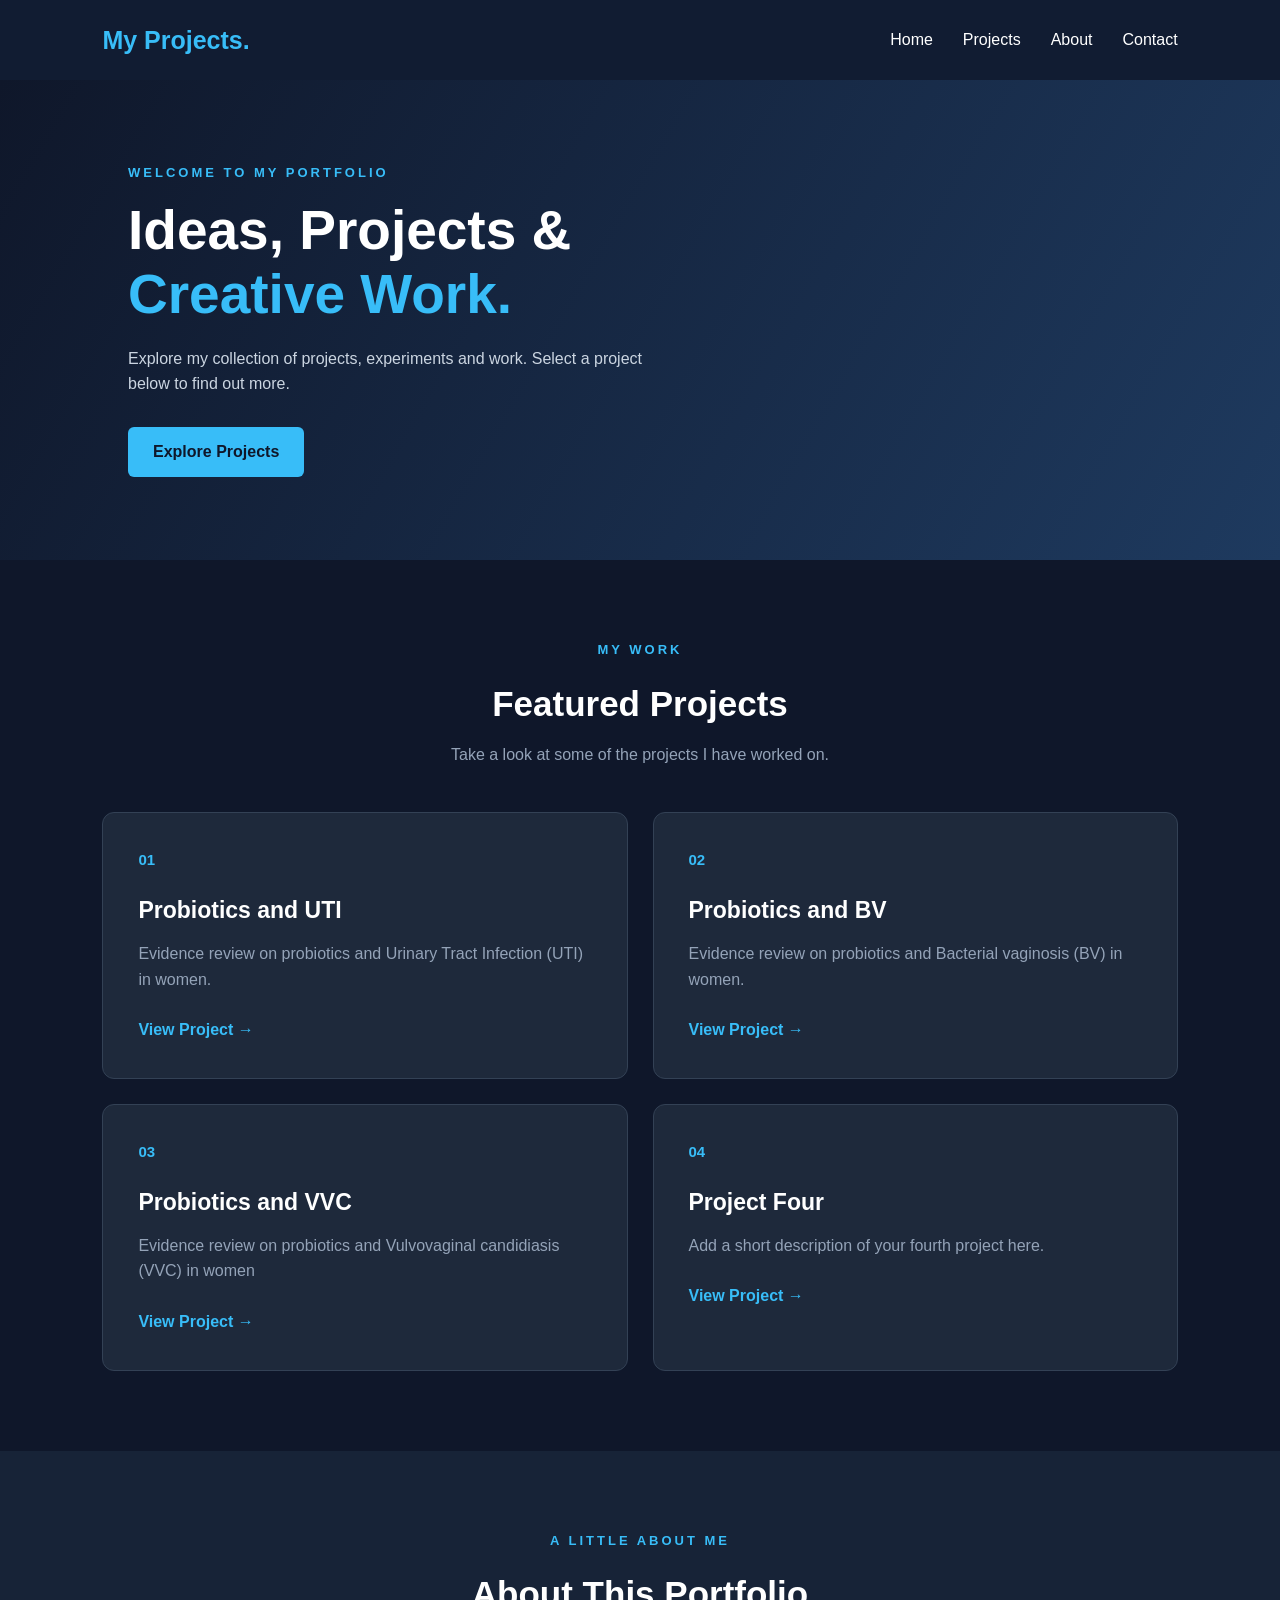
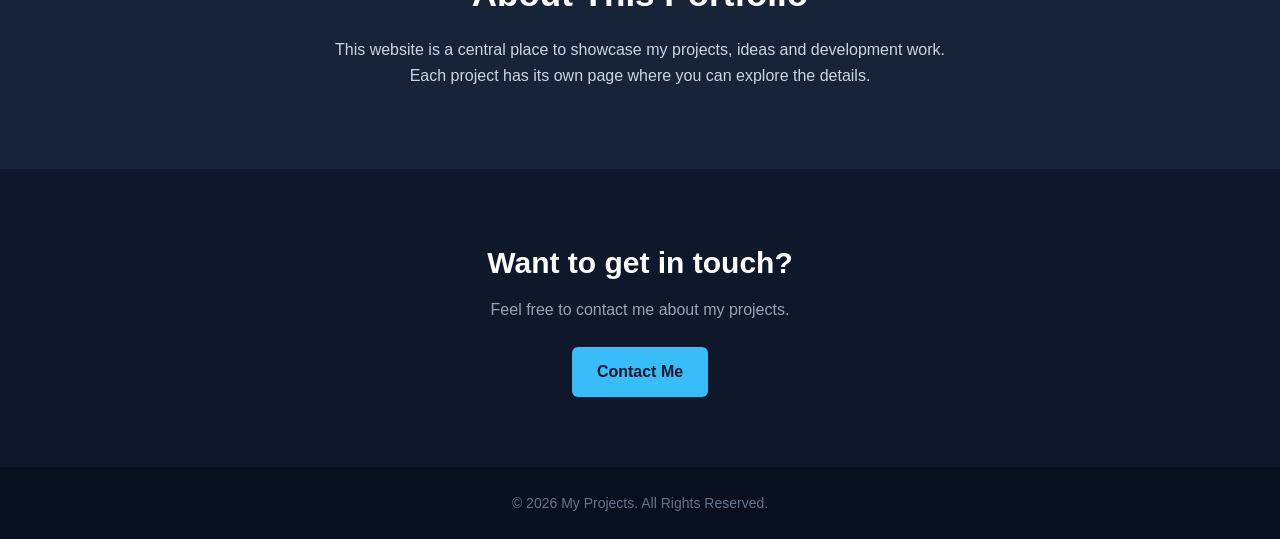
<file: index.html>
<!DOCTYPE html>
<html lang="en">
<head>
    <meta charset="UTF-8">
    <meta name="viewport" content="width=device-width, initial-scale=1.0">
    <title>My Projects | Home</title>
    <link rel="stylesheet" href="style.css">
</head>

<body>

    <!-- Navigation -->
    <header>
        <nav class="navbar">
            <h2 class="logo">My Projects.</h2>

            <ul>
                <li><a href="#home">Home</a></li>
                <li><a href="#projects">Projects</a></li>
                <li><a href="#about">About</a></li>
                <li><a href="#contact">Contact</a></li>
            </ul>
        </nav>
    </header>

    <!-- Hero Section -->
    <section class="hero" id="home">
        <div class="hero-content">
            <p class="subtitle">WELCOME TO MY PORTFOLIO</p>

            <h1>Ideas, Projects &<br>
                <span>Creative Work.</span>
            </h1>

            <p>
                Explore my collection of projects, experiments
                and work. Select a project below to find out more.
            </p>

            <a href="#projects" class="btn">Explore Projects</a>
        </div>
    </section>

    <!-- Projects Section -->
    <section class="projects" id="projects">

        <div class="section-heading">
            <p class="subtitle">MY WORK</p>
            <h2>Featured Projects</h2>
            <p>Take a look at some of the projects I have worked on.</p>
        </div>

        <div class="project-grid">

            <!-- Project 1 -->
            <div class="project-card">
                <div class="project-number">01</div>
                <h3>Probiotics and UTI</h3>
                <p>
                    Evidence review on probiotics and Urinary Tract Infection (UTI) in women.
                </p>
                <a href="projects/UTI-probiotics.html">View Project →</a>
            </div>

            <!-- Project 2 -->
            <div class="project-card">
                <div class="project-number">02</div>
                <h3>Probiotics and BV</h3>
                <p>
                    Evidence review on probiotics and Bacterial vaginosis (BV) in women.
                </p>
                <a href="projects/project2.html">View Project →</a>
            </div>

            <!-- Project 3 -->
            <div class="project-card">
                <div class="project-number">03</div>
                <h3>Probiotics and VVC</h3>
                <p>
                    Evidence review on probiotics and Vulvovaginal candidiasis (VVC) in women 
                </p>
                <a href="projects/project3.html">View Project →</a>
            </div>

            <!-- Project 4 -->
            <div class="project-card">
                <div class="project-number">04</div>
                <h3>Project Four</h3>
                <p>
                    Add a short description of your fourth project here.
                </p>
                <a href="projects/project4.html">View Project →</a>
            </div>

        </div>
    </section>

    <!-- About Section -->
    <section class="about" id="about">
        <p class="subtitle">A LITTLE ABOUT ME</p>
        <h2>About This Portfolio</h2>
        <p>
            This website is a central place to showcase my projects,
            ideas and development work. Each project has its own page
            where you can explore the details.
        </p>
    </section>

    <!-- Contact Section -->
    <section class="contact" id="contact">
        <h2>Want to get in touch?</h2>
        <p>Feel free to contact me about my projects.</p>
        <a href="mailto:your@email.com" class="btn">Contact Me</a>
    </section>

    <!-- Footer -->
    <footer>
        <p>© 2026 My Projects. All Rights Reserved.</p>
    </footer>

</body>
</html>
</file>
<file: style.css>
/* General Styling */
* {
    margin: 0;
    padding: 0;
    box-sizing: border-box;
    scroll-behavior: smooth;
}

body {
    font-family: Arial, sans-serif;
    background: #0f172a;
    color: #ffffff;
    line-height: 1.6;
}

/* Navigation */
header {
    background: #111c32;
    padding: 20px 8%;
}

.navbar {
    display: flex;
    justify-content: space-between;
    align-items: center;
}

.logo {
    font-size: 25px;
    color: #38bdf8;
}

.navbar ul {
    display: flex;
    list-style: none;
    gap: 30px;
}

.navbar a {
    color: #ffffff;
    text-decoration: none;
    transition: 0.3s;
}

.navbar a:hover {
    color: #38bdf8;
}

/* Hero Section */
.hero {
    min-height: 480px;
    display: flex;
    align-items: center;
    padding: 80px 10%;
    background: linear-gradient(
        120deg,
        #0f172a,
        #1e3a5f
    );
}

.hero-content {
    max-width: 650px;
}

.subtitle {
    color: #38bdf8;
    font-size: 13px;
    font-weight: bold;
    letter-spacing: 3px;
    margin-bottom: 15px;
}

.hero h1 {
    font-size: 55px;
    line-height: 1.15;
    margin-bottom: 20px;
}

.hero h1 span {
    color: #38bdf8;
}

.hero-content > p:not(.subtitle) {
    color: #cbd5e1;
    max-width: 550px;
    margin-bottom: 30px;
}

.btn {
    display: inline-block;
    background: #38bdf8;
    color: #0f172a;
    padding: 12px 25px;
    border-radius: 6px;
    text-decoration: none;
    font-weight: bold;
    transition: 0.3s;
}

.btn:hover {
    background: #ffffff;
    transform: translateY(-3px);
}

/* Projects */
.projects {
    padding: 80px 8%;
}

.section-heading {
    text-align: center;
    margin-bottom: 45px;
}

.section-heading h2,
.about h2 {
    font-size: 35px;
    margin-bottom: 10px;
}

.section-heading > p:last-child {
    color: #94a3b8;
}

.project-grid {
    display: grid;
    grid-template-columns: repeat(2, 1fr);
    gap: 25px;
}

.project-card {
    background: #1e293b;
    padding: 35px;
    border-radius: 12px;
    border: 1px solid #334155;
    transition: 0.3s;
}

.project-card:hover {
    transform: translateY(-8px);
    border-color: #38bdf8;
}

.project-number {
    color: #38bdf8;
    font-size: 15px;
    font-weight: bold;
    margin-bottom: 20px;
}

.project-card h3 {
    font-size: 23px;
    margin-bottom: 12px;
}

.project-card p {
    color: #94a3b8;
    margin-bottom: 25px;
}

.project-card a {
    color: #38bdf8;
    text-decoration: none;
    font-weight: bold;
}

.project-card a:hover {
    color: #ffffff;
}

/* About Section */
.about {
    background: #172337;
    padding: 80px 15%;
    text-align: center;
}

.about p:last-child {
    color: #cbd5e1;
    max-width: 650px;
    margin: 15px auto 0;
}

/* Contact Section */
.contact {
    padding: 70px 20px;
    text-align: center;
}

.contact h2 {
    font-size: 30px;
    margin-bottom: 10px;
}

.contact p {
    color: #94a3b8;
    margin-bottom: 25px;
}

/* Footer */
footer {
    background: #080f1e;
    padding: 25px;
    text-align: center;
    color: #64748b;
    font-size: 14px;
}

/* Mobile Responsive */
@media (max-width: 768px) {

    .navbar {
        flex-direction: column;
        gap: 20px;
    }

    .navbar ul {
        gap: 15px;
        flex-wrap: wrap;
        justify-content: center;
    }

    .hero {
        padding: 60px 8%;
    }

    .hero h1 {
        font-size: 40px;
    }

    .project-grid {
        grid-template-columns: 1fr;
    }

    .about {
        padding: 60px 8%;
    }
}
</file>
